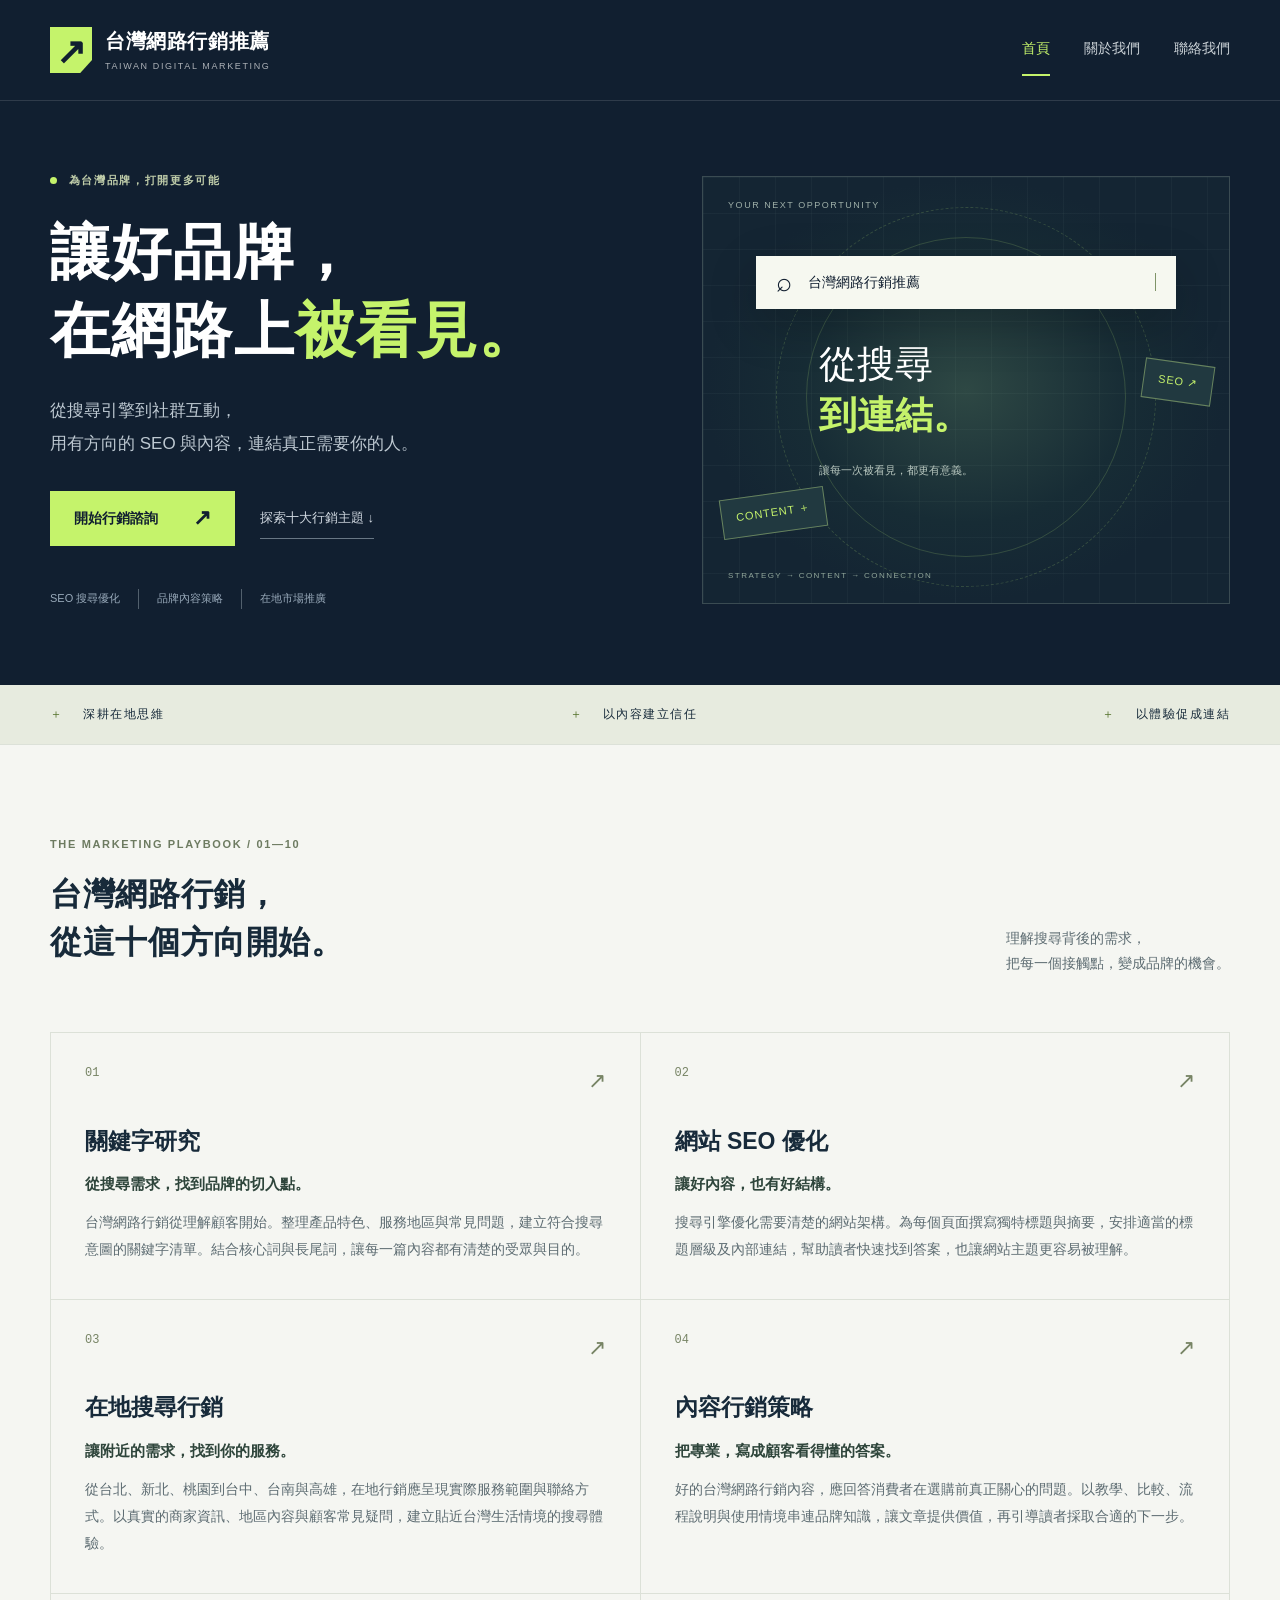
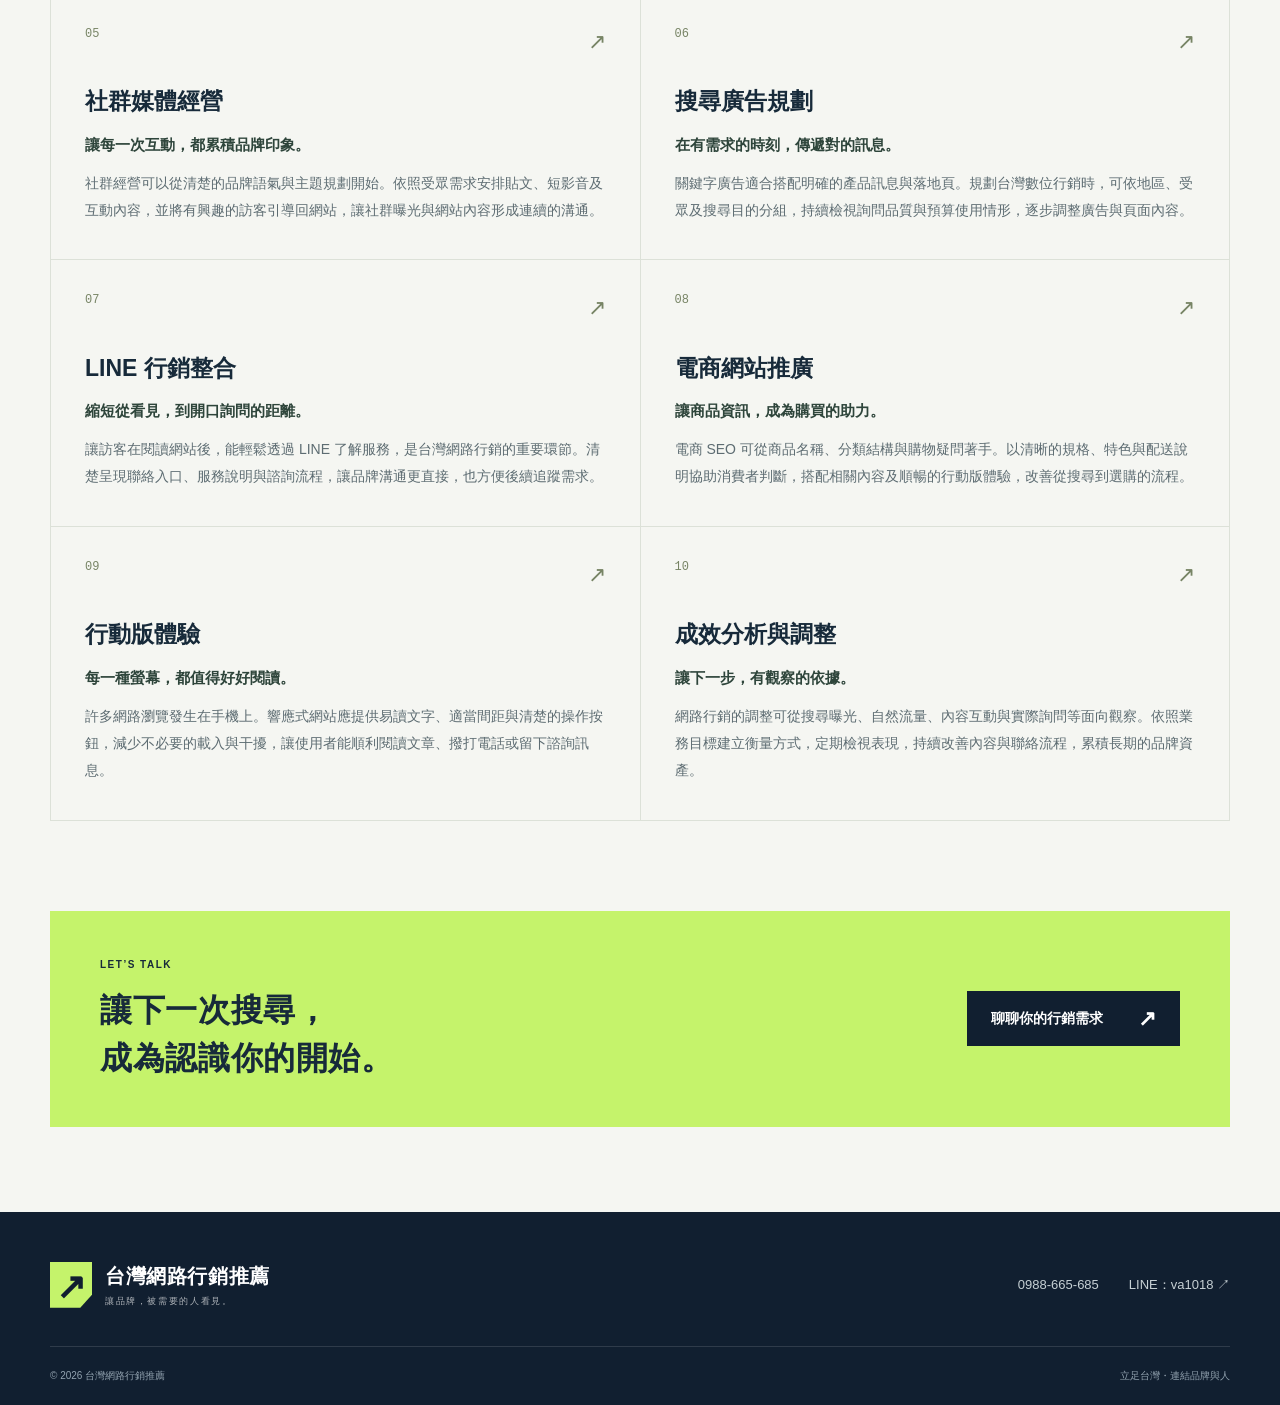
<file: index.html>
<!doctype html><html lang="zh-Hant-TW"><head><meta charset="utf-8"><meta name="viewport" content="width=device-width,initial-scale=1"><title>台灣網路行銷推薦｜SEO 優化、內容行銷與品牌推廣</title><meta name="description" content="探索台灣網路行銷的十大主題：SEO 優化、關鍵字研究、在地搜尋、社群經營、LINE 行銷與電商推廣，打造清楚的品牌溝通。"><meta name="theme-color" content="#111f30"><link rel="canonical" href="https://diamondk123.github.io/taiwan-seo-marketing/index.html"><meta property="og:locale" content="zh_TW"><meta property="og:type" content="website"><meta property="og:title" content="台灣網路行銷推薦｜SEO 優化、內容行銷與品牌推廣"><meta property="og:description" content="探索台灣網路行銷的十大主題：SEO 優化、關鍵字研究、在地搜尋、社群經營、LINE 行銷與電商推廣，打造清楚的品牌溝通。"><meta property="og:url" content="https://diamondk123.github.io/taiwan-seo-marketing/index.html"><link rel="icon" href="favicon.svg" type="image/svg+xml"><link rel="stylesheet" href="styles.css"><script type="application/ld+json">{"@context": "https://schema.org", "@type": "Organization", "name": "台灣網路行銷推薦", "url": "https://diamondk123.github.io/taiwan-seo-marketing/", "telephone": "+886988665685", "email": "veraclooney0203@gmail.com", "areaServed": "TW", "sameAs": ["https://line.me/ti/p/~va1018"]}</script></head><body><a class="skip" href="#main">跳至主要內容</a><header><div class="wrap nav"><a class="brand" href="index.html" aria-label="台灣網路行銷推薦 首頁"><span class="brand-mark" aria-hidden="true">↗</span><span>台灣網路行銷推薦<small>TAIWAN DIGITAL MARKETING</small></span></a><nav aria-label="主要導覽"><a href="index.html" aria-current="page">首頁</a><a href="about.html">關於我們</a><a href="contact.html">聯絡我們</a></nav></div></header><main id="main"><section class="hero"><div class="wrap hero-grid"><div><p class="eyebrow"><span class="dot"></span> 為台灣品牌，打開更多可能</p><h1>讓好品牌，<br>在網路上<span class="lime">被看見。</span></h1><p class="hero-desc">從搜尋引擎到社群互動，<br>用有方向的 SEO 與內容，連結真正需要你的人。</p><div class="actions"><a class="button" href="contact.html">開始行銷諮詢 <span>↗</span></a><a class="text-link" href="#topics">探索十大行銷主題 ↓</a></div><div class="hero-tags"><span>SEO 搜尋優化</span><span>品牌內容策略</span><span>在地市場推廣</span></div></div><div class="visual" aria-label="品牌從搜尋、內容到連結的策略示意"><div class="orbit orbit-a"></div><div class="orbit orbit-b"></div><span class="visual-caption">YOUR NEXT OPPORTUNITY</span><div class="search-box"><span>⌕</span> 台灣網路行銷推薦 <span class="cursor"></span></div><div class="visual-center">從搜尋<br><strong>到連結。</strong><span>讓每一次被看見，都更有意義。</span></div><span class="floating float-a">SEO ↗</span><span class="floating float-b">CONTENT ＋</span><span class="visual-bottom">STRATEGY → CONTENT → CONNECTION</span></div></div></section><div class="strip"><div class="wrap"><span>深耕在地思維</span><span>以內容建立信任</span><span>以體驗促成連結</span></div></div><section id="topics" class="wrap section"><div class="section-heading"><div><p class="eyebrow">THE MARKETING PLAYBOOK / 01—10</p><h2>台灣網路行銷，<br>從這十個方向開始。</h2></div><p>理解搜尋背後的需求，<br>把每一個接觸點，變成品牌的機會。</p></div><div class="topics"><article class="topic"><div class="topic-no">01 <span>↗</span></div><h3>關鍵字研究</h3><p class="lead">從搜尋需求，找到品牌的切入點。</p><p>台灣網路行銷從理解顧客開始。整理產品特色、服務地區與常見問題，建立符合搜尋意圖的關鍵字清單。結合核心詞與長尾詞，讓每一篇內容都有清楚的受眾與目的。</p></article><article class="topic"><div class="topic-no">02 <span>↗</span></div><h3>網站 SEO 優化</h3><p class="lead">讓好內容，也有好結構。</p><p>搜尋引擎優化需要清楚的網站架構。為每個頁面撰寫獨特標題與摘要，安排適當的標題層級及內部連結，幫助讀者快速找到答案，也讓網站主題更容易被理解。</p></article><article class="topic"><div class="topic-no">03 <span>↗</span></div><h3>在地搜尋行銷</h3><p class="lead">讓附近的需求，找到你的服務。</p><p>從台北、新北、桃園到台中、台南與高雄，在地行銷應呈現實際服務範圍與聯絡方式。以真實的商家資訊、地區內容與顧客常見疑問，建立貼近台灣生活情境的搜尋體驗。</p></article><article class="topic"><div class="topic-no">04 <span>↗</span></div><h3>內容行銷策略</h3><p class="lead">把專業，寫成顧客看得懂的答案。</p><p>好的台灣網路行銷內容，應回答消費者在選購前真正關心的問題。以教學、比較、流程說明與使用情境串連品牌知識，讓文章提供價值，再引導讀者採取合適的下一步。</p></article><article class="topic"><div class="topic-no">05 <span>↗</span></div><h3>社群媒體經營</h3><p class="lead">讓每一次互動，都累積品牌印象。</p><p>社群經營可以從清楚的品牌語氣與主題規劃開始。依照受眾需求安排貼文、短影音及互動內容，並將有興趣的訪客引導回網站，讓社群曝光與網站內容形成連續的溝通。</p></article><article class="topic"><div class="topic-no">06 <span>↗</span></div><h3>搜尋廣告規劃</h3><p class="lead">在有需求的時刻，傳遞對的訊息。</p><p>關鍵字廣告適合搭配明確的產品訊息與落地頁。規劃台灣數位行銷時，可依地區、受眾及搜尋目的分組，持續檢視詢問品質與預算使用情形，逐步調整廣告與頁面內容。</p></article><article class="topic"><div class="topic-no">07 <span>↗</span></div><h3>LINE 行銷整合</h3><p class="lead">縮短從看見，到開口詢問的距離。</p><p>讓訪客在閱讀網站後，能輕鬆透過 LINE 了解服務，是台灣網路行銷的重要環節。清楚呈現聯絡入口、服務說明與諮詢流程，讓品牌溝通更直接，也方便後續追蹤需求。</p></article><article class="topic"><div class="topic-no">08 <span>↗</span></div><h3>電商網站推廣</h3><p class="lead">讓商品資訊，成為購買的助力。</p><p>電商 SEO 可從商品名稱、分類結構與購物疑問著手。以清晰的規格、特色與配送說明協助消費者判斷，搭配相關內容及順暢的行動版體驗，改善從搜尋到選購的流程。</p></article><article class="topic"><div class="topic-no">09 <span>↗</span></div><h3>行動版體驗</h3><p class="lead">每一種螢幕，都值得好好閱讀。</p><p>許多網路瀏覽發生在手機上。響應式網站應提供易讀文字、適當間距與清楚的操作按鈕，減少不必要的載入與干擾，讓使用者能順利閱讀文章、撥打電話或留下諮詢訊息。</p></article><article class="topic"><div class="topic-no">10 <span>↗</span></div><h3>成效分析與調整</h3><p class="lead">讓下一步，有觀察的依據。</p><p>網路行銷的調整可從搜尋曝光、自然流量、內容互動與實際詢問等面向觀察。依照業務目標建立衡量方式，定期檢視表現，持續改善內容與聯絡流程，累積長期的品牌資產。</p></article></div></section><section class="wrap cta"><div><p class="eyebrow">LET’S TALK</p><h2>讓下一次搜尋，<br>成為認識你的開始。</h2></div><a class="button dark" href="contact.html">聊聊你的行銷需求 <span>↗</span></a></section></main><footer><div class="wrap foot"><a class="brand" href="index.html"><span class="brand-mark" aria-hidden="true">↗</span><span>台灣網路行銷推薦<small>讓品牌，被需要的人看見。</small></span></a><div><a href="tel:+886988665685">0988-665-685</a><a href="https://line.me/ti/p/~va1018" target="_blank" rel="noopener noreferrer">LINE：va1018 ↗</a></div></div><div class="wrap copyright">© 2026 台灣網路行銷推薦 <span>立足台灣・連結品牌與人</span></div></footer><script src="script.js" defer></script></body></html>
</file>
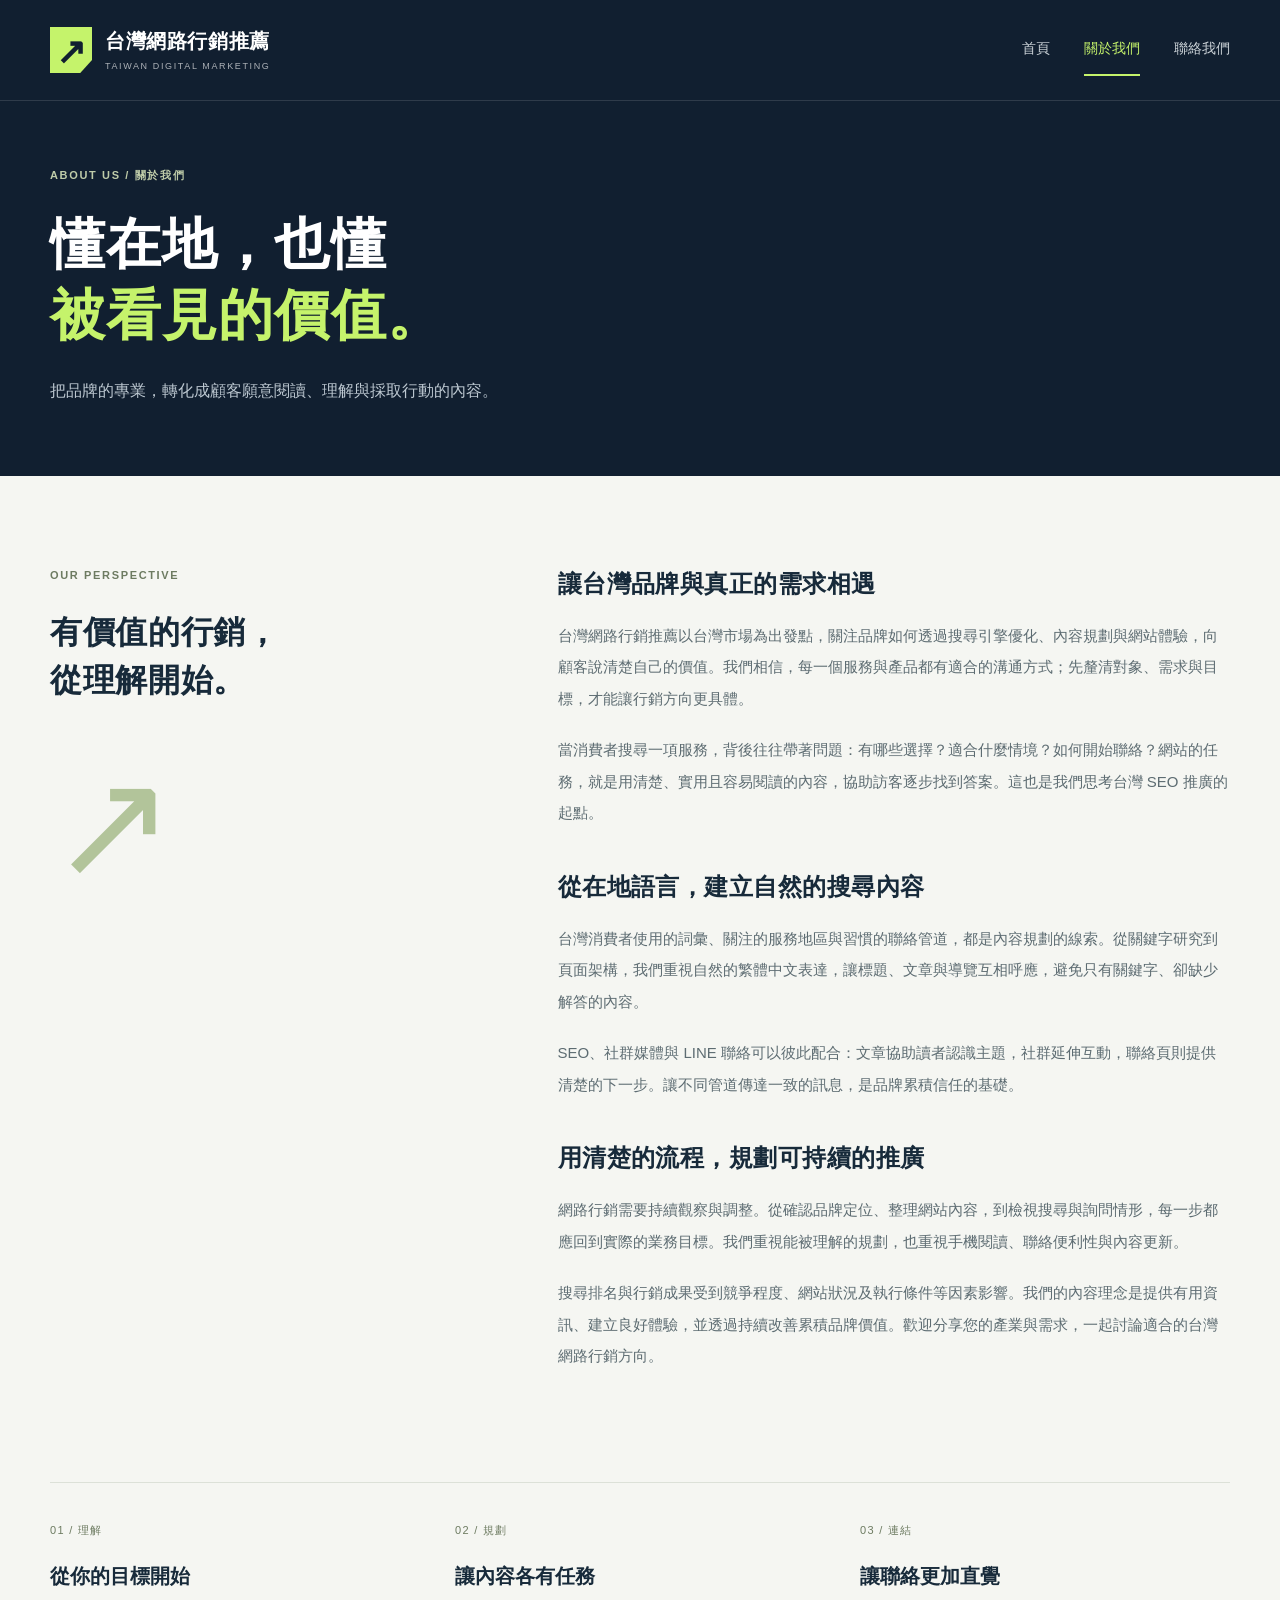
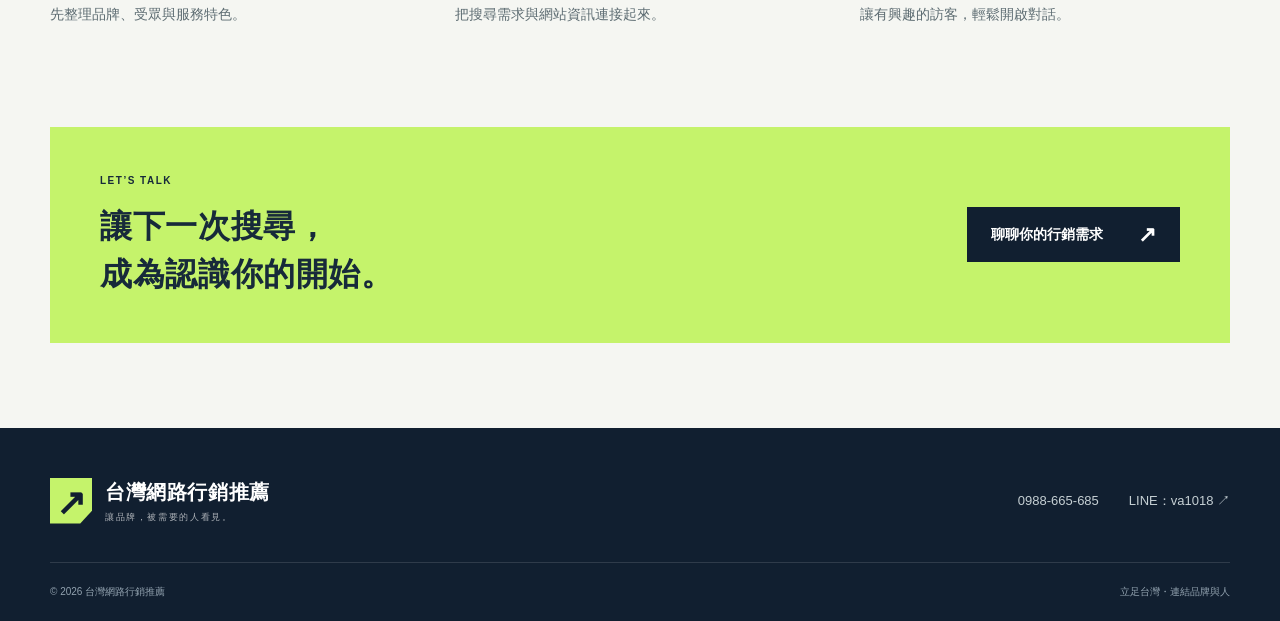
<file: about.html>
<!doctype html><html lang="zh-Hant-TW"><head><meta charset="utf-8"><meta name="viewport" content="width=device-width,initial-scale=1"><title>關於我們｜台灣網路行銷推薦的 SEO 與品牌內容理念</title><meta name="description" content="認識台灣網路行銷推薦：以在地市場理解、實用內容與清楚的網站體驗，規劃 SEO 搜尋優化及品牌網路推廣方向。"><meta name="theme-color" content="#111f30"><link rel="canonical" href="https://diamondk123.github.io/taiwan-seo-marketing/about.html"><meta property="og:locale" content="zh_TW"><meta property="og:type" content="website"><meta property="og:title" content="關於我們｜台灣網路行銷推薦的 SEO 與品牌內容理念"><meta property="og:description" content="認識台灣網路行銷推薦：以在地市場理解、實用內容與清楚的網站體驗，規劃 SEO 搜尋優化及品牌網路推廣方向。"><meta property="og:url" content="https://diamondk123.github.io/taiwan-seo-marketing/about.html"><link rel="icon" href="favicon.svg" type="image/svg+xml"><link rel="stylesheet" href="styles.css"><script type="application/ld+json">{"@context": "https://schema.org", "@type": "Organization", "name": "台灣網路行銷推薦", "url": "https://diamondk123.github.io/taiwan-seo-marketing/", "telephone": "+886988665685", "email": "veraclooney0203@gmail.com", "areaServed": "TW", "sameAs": ["https://line.me/ti/p/~va1018"]}</script></head><body><a class="skip" href="#main">跳至主要內容</a><header><div class="wrap nav"><a class="brand" href="index.html" aria-label="台灣網路行銷推薦 首頁"><span class="brand-mark" aria-hidden="true">↗</span><span>台灣網路行銷推薦<small>TAIWAN DIGITAL MARKETING</small></span></a><nav aria-label="主要導覽"><a href="index.html">首頁</a><a href="about.html" aria-current="page">關於我們</a><a href="contact.html">聯絡我們</a></nav></div></header><main id="main"><section class="page-hero"><div class="wrap"><p class="eyebrow">ABOUT US / 關於我們</p><h1>懂在地，也懂<br><span class="lime">被看見的價值。</span></h1><p>把品牌的專業，轉化成顧客願意閱讀、理解與採取行動的內容。</p></div></section><section class="wrap section about-grid"><aside><p class="eyebrow">OUR PERSPECTIVE</p><h2>有價值的行銷，<br>從理解開始。</h2><div class="about-symbol" aria-hidden="true">↗</div></aside><article class="prose"><h2>讓台灣品牌與真正的需求相遇</h2><p>台灣網路行銷推薦以台灣市場為出發點，關注品牌如何透過搜尋引擎優化、內容規劃與網站體驗，向顧客說清楚自己的價值。我們相信，每一個服務與產品都有適合的溝通方式；先釐清對象、需求與目標，才能讓行銷方向更具體。</p><p>當消費者搜尋一項服務，背後往往帶著問題：有哪些選擇？適合什麼情境？如何開始聯絡？網站的任務，就是用清楚、實用且容易閱讀的內容，協助訪客逐步找到答案。這也是我們思考台灣 SEO 推廣的起點。</p><h2>從在地語言，建立自然的搜尋內容</h2><p>台灣消費者使用的詞彙、關注的服務地區與習慣的聯絡管道，都是內容規劃的線索。從關鍵字研究到頁面架構，我們重視自然的繁體中文表達，讓標題、文章與導覽互相呼應，避免只有關鍵字、卻缺少解答的內容。</p><p>SEO、社群媒體與 LINE 聯絡可以彼此配合：文章協助讀者認識主題，社群延伸互動，聯絡頁則提供清楚的下一步。讓不同管道傳達一致的訊息，是品牌累積信任的基礎。</p><h2>用清楚的流程，規劃可持續的推廣</h2><p>網路行銷需要持續觀察與調整。從確認品牌定位、整理網站內容，到檢視搜尋與詢問情形，每一步都應回到實際的業務目標。我們重視能被理解的規劃，也重視手機閱讀、聯絡便利性與內容更新。</p><p>搜尋排名與行銷成果受到競爭程度、網站狀況及執行條件等因素影響。我們的內容理念是提供有用資訊、建立良好體驗，並透過持續改善累積品牌價值。歡迎分享您的產業與需求，一起討論適合的台灣網路行銷方向。</p></article></section><section class="wrap principles"><div><span>01 / 理解</span><h3>從你的目標開始</h3><p>先整理品牌、受眾與服務特色。</p></div><div><span>02 / 規劃</span><h3>讓內容各有任務</h3><p>把搜尋需求與網站資訊連接起來。</p></div><div><span>03 / 連結</span><h3>讓聯絡更加直覺</h3><p>讓有興趣的訪客，輕鬆開啟對話。</p></div></section><section class="wrap cta"><div><p class="eyebrow">LET’S TALK</p><h2>讓下一次搜尋，<br>成為認識你的開始。</h2></div><a class="button dark" href="contact.html">聊聊你的行銷需求 <span>↗</span></a></section></main><footer><div class="wrap foot"><a class="brand" href="index.html"><span class="brand-mark" aria-hidden="true">↗</span><span>台灣網路行銷推薦<small>讓品牌，被需要的人看見。</small></span></a><div><a href="tel:+886988665685">0988-665-685</a><a href="https://line.me/ti/p/~va1018" target="_blank" rel="noopener noreferrer">LINE：va1018 ↗</a></div></div><div class="wrap copyright">© 2026 台灣網路行銷推薦 <span>立足台灣・連結品牌與人</span></div></footer><script src="script.js" defer></script></body></html>
</file>
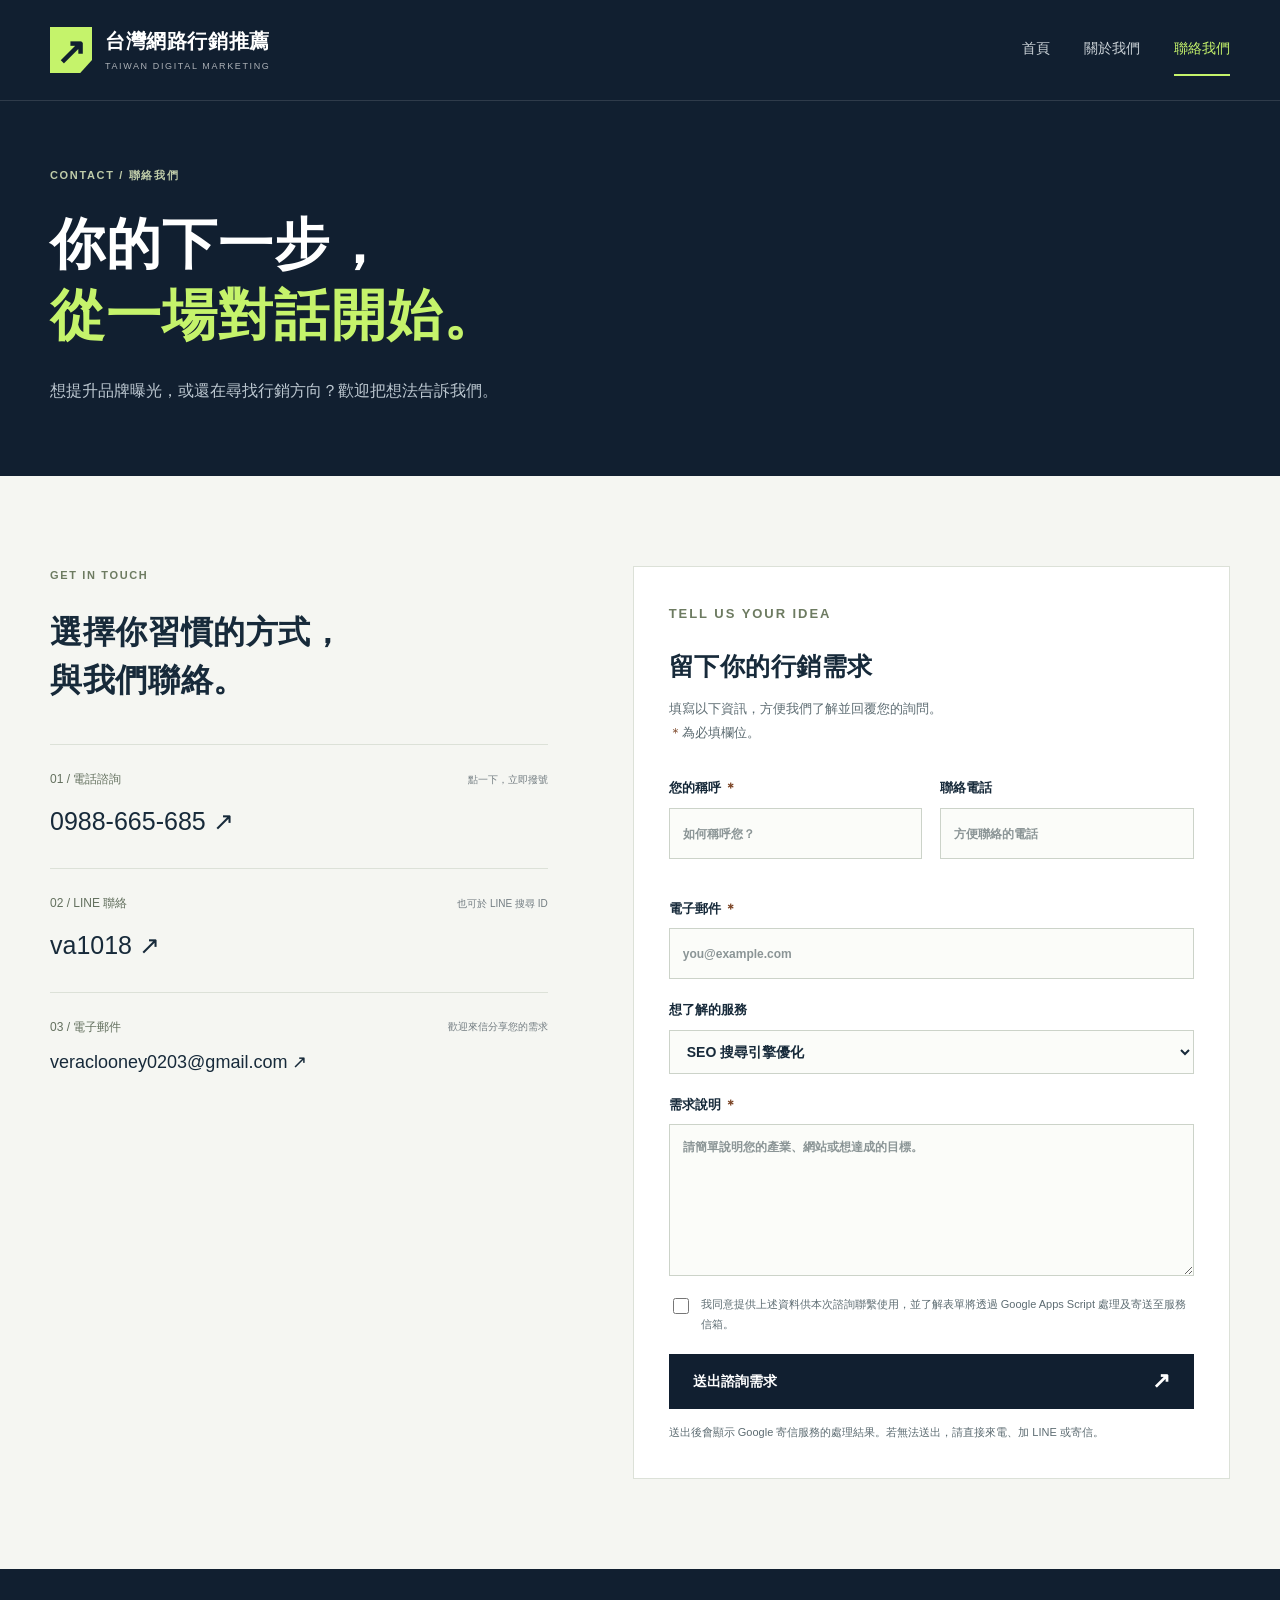
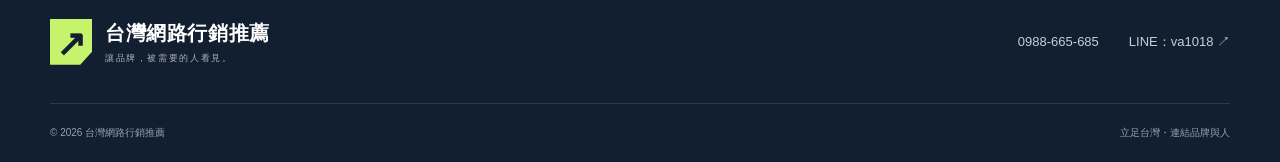
<file: contact.html>
<!doctype html><html lang="zh-Hant-TW"><head><meta charset="utf-8"><meta name="viewport" content="width=device-width,initial-scale=1"><title>聯絡我們｜台灣網路行銷推薦・SEO 推廣諮詢</title><meta name="description" content="台灣網路行銷與 SEO 推廣諮詢：電話 0988665685、LINE va1018，或填寫聯絡表單寄至 veraclooney0203@gmail.com。"><meta name="theme-color" content="#111f30"><link rel="canonical" href="https://diamondk123.github.io/taiwan-seo-marketing/contact.html"><meta property="og:locale" content="zh_TW"><meta property="og:type" content="website"><meta property="og:title" content="聯絡我們｜台灣網路行銷推薦・SEO 推廣諮詢"><meta property="og:description" content="台灣網路行銷與 SEO 推廣諮詢：電話 0988665685、LINE va1018，或填寫聯絡表單寄至 veraclooney0203@gmail.com。"><meta property="og:url" content="https://diamondk123.github.io/taiwan-seo-marketing/contact.html"><link rel="icon" href="favicon.svg" type="image/svg+xml"><link rel="stylesheet" href="styles.css"><script type="application/ld+json">{"@context": "https://schema.org", "@type": "Organization", "name": "台灣網路行銷推薦", "url": "https://diamondk123.github.io/taiwan-seo-marketing/", "telephone": "+886988665685", "email": "veraclooney0203@gmail.com", "areaServed": "TW", "sameAs": ["https://line.me/ti/p/~va1018"]}</script></head><body><a class="skip" href="#main">跳至主要內容</a><header><div class="wrap nav"><a class="brand" href="index.html" aria-label="台灣網路行銷推薦 首頁"><span class="brand-mark" aria-hidden="true">↗</span><span>台灣網路行銷推薦<small>TAIWAN DIGITAL MARKETING</small></span></a><nav aria-label="主要導覽"><a href="index.html">首頁</a><a href="about.html">關於我們</a><a href="contact.html" aria-current="page">聯絡我們</a></nav></div></header><main id="main"><section class="page-hero"><div class="wrap"><p class="eyebrow">CONTACT / 聯絡我們</p><h1>你的下一步，<br><span class="lime">從一場對話開始。</span></h1><p>想提升品牌曝光，或還在尋找行銷方向？歡迎把想法告訴我們。</p></div></section><section class="wrap section contact-grid"><div><p class="eyebrow">GET IN TOUCH</p><h2>選擇你習慣的方式，<br>與我們聯絡。</h2><div class="contact-list"><a href="tel:+886988665685"><span>01 / 電話諮詢<small>點一下，立即撥號</small></span><strong>0988-665-685 ↗</strong></a><a href="https://line.me/ti/p/~va1018" target="_blank" rel="noopener noreferrer"><span>02 / LINE 聯絡<small>也可於 LINE 搜尋 ID</small></span><strong>va1018 ↗</strong></a><a href="mailto:veraclooney0203@gmail.com"><span>03 / 電子郵件<small>歡迎來信分享您的需求</small></span><strong class="email">veraclooney0203@gmail.com ↗</strong></a></div></div><div class="form-card"><p class="eyebrow">TELL US YOUR IDEA</p><h2>留下你的行銷需求</h2><p>填寫以下資訊，方便我們了解並回覆您的詢問。<br><span class="required">＊</span>為必填欄位。</p><form action="https://script.google.com/macros/s/AKfycbxfhm-GJz-_HPyhNJz6c4V3MobdqGiOYXMQAt5oaVbCxojHnzveGJbK7V6gPrsLB3XbJA/exec" method="POST"><div class="honeypot" aria-hidden="true"><label>請勿填寫此欄<input type="text" name="_honey" tabindex="-1" autocomplete="off"></label></div><div class="form-row"><label for="name">您的稱呼 <span class="required">＊</span><input id="name" name="name" autocomplete="name" maxlength="80" required placeholder="如何稱呼您？"></label><label for="phone">聯絡電話<input id="phone" name="phone" type="tel" autocomplete="tel" maxlength="40" placeholder="方便聯絡的電話"></label></div><label for="email">電子郵件 <span class="required">＊</span><input id="email" name="email" type="email" autocomplete="email" maxlength="254" required placeholder="you@example.com"></label><label for="service">想了解的服務<select id="service" name="service"><option>SEO 搜尋引擎優化</option><option>內容行銷與品牌推廣</option><option>社群與 LINE 行銷</option><option>電商網站推廣</option><option>整體網路行銷規劃</option><option>其他需求</option></select></label><label for="message">需求說明 <span class="required">＊</span><textarea id="message" name="message" rows="5" maxlength="5000" required placeholder="請簡單說明您的產業、網站或想達成的目標。"></textarea></label><label class="consent"><input type="checkbox" name="consent" value="同意就本次詢問聯繫" required><span>我同意提供上述資料供本次諮詢聯繫使用，並了解表單將透過 Google Apps Script 處理及寄送至服務信箱。</span></label><button class="button dark submit" type="submit">送出諮詢需求 <span>↗</span></button><p class="form-note">送出後會顯示 Google 寄信服務的處理結果。若無法送出，請直接來電、加 LINE 或寄信。</p></form></div></section></main><footer><div class="wrap foot"><a class="brand" href="index.html"><span class="brand-mark" aria-hidden="true">↗</span><span>台灣網路行銷推薦<small>讓品牌，被需要的人看見。</small></span></a><div><a href="tel:+886988665685">0988-665-685</a><a href="https://line.me/ti/p/~va1018" target="_blank" rel="noopener noreferrer">LINE：va1018 ↗</a></div></div><div class="wrap copyright">© 2026 台灣網路行銷推薦 <span>立足台灣・連結品牌與人</span></div></footer><script src="script.js" defer></script></body></html>
</file>
<file: styles.css>
@charset "UTF-8";:root{--navy:#111f30;--lime:#c5f36b;--ink:#172a3a;--muted:#5d6c72;--paper:#f5f6f2;--line:#dce1d8}*{box-sizing:border-box}html{scroll-behavior:smooth;scroll-padding-top:105px}body{margin:0;background:var(--paper);color:var(--ink);font-family:"Noto Sans TC","Microsoft JhengHei",sans-serif;line-height:1.8}a{color:inherit;text-decoration:none}a,button,input,textarea,select{-webkit-tap-highlight-color:transparent}a:focus-visible,button:focus-visible,input:focus-visible,textarea:focus-visible,select:focus-visible{outline:3px solid #589724;outline-offset:5px}.wrap{width:min(1180px,calc(100% - 80px));margin:auto}header{background:var(--navy);color:white;border-bottom:1px solid #ffffff20}.nav{min-height:100px;display:flex;align-items:center;justify-content:space-between;gap:25px}.brand{display:flex;align-items:center;gap:13px;font-size:20px;font-weight:800;letter-spacing:.03em;line-height:1.4}.brand small{display:block;font-size:9px;letter-spacing:.18em;font-weight:400;opacity:.65;margin-top:5px}.brand-mark{width:42px;height:46px;background:var(--lime);color:var(--navy);display:grid;place-items:center;font-size:36px;clip-path:polygon(0 0,100% 0,100% 72%,72% 100%,0 100%)}nav{display:flex;gap:34px;font-size:14px}nav a{padding:12px 0;color:#ccd3d8}nav a[aria-current]{color:var(--lime);border-bottom:2px solid var(--lime)}nav a:hover{color:white}.hero{background:var(--navy);color:white;padding:70px 0 76px;overflow:hidden}.hero-grid{display:grid;grid-template-columns:1.15fr 1fr;align-items:center;gap:45px}.eyebrow{font-size:11px;letter-spacing:.15em;font-weight:700;margin:0 0 23px}.hero .eyebrow,.page-hero .eyebrow{color:#bfcca9}.dot{display:inline-block;width:7px;height:7px;border-radius:50%;background:var(--lime);margin-right:7px}h1{font-size:clamp(42px,4.7vw,66px);line-height:1.3;letter-spacing:.02em;margin:0 0 25px;font-weight:800}.lime{color:var(--lime)}.hero-desc{color:#bdc8d1;font-size:17px;line-height:1.9;margin:0 0 31px}.actions{display:flex;align-items:center;gap:25px;flex-wrap:wrap}.button{background:var(--lime);color:var(--navy);display:inline-flex;justify-content:space-between;align-items:center;gap:35px;padding:15px 24px;border:0;font-family:inherit;font-size:14px;font-weight:700;line-height:1.8;cursor:pointer;transition:transform .2s,background .2s}.button:hover{transform:translateY(-3px);background:#d7ff8e}.button span{font-size:22px;line-height:1}.text-link{font-size:13px;color:#d1d9e1;border-bottom:1px solid #687784;padding:8px 0}.hero-tags{display:flex;gap:18px;font-size:11px;color:#99aaba;margin-top:43px}.hero-tags span+span{border-left:1px solid #52606d;padding-left:18px}.visual{height:428px;position:relative;background:radial-gradient(ellipse at center,#2e4844 0%,#172c35 44%,#142533 70%);border:1px solid #3a4b52;overflow:hidden}.visual:before{content:"";position:absolute;inset:0;background-image:linear-gradient(#a7c1b10c 1px,transparent 1px),linear-gradient(90deg,#a7c1b10c 1px,transparent 1px);background-size:36px 36px}.visual-caption{position:absolute;left:25px;top:20px;font-size:9px;letter-spacing:.17em;color:#9eafa8}.search-box{position:absolute;top:79px;left:10%;width:80%;background:#f6f8f0;color:var(--navy);padding:13px 20px;font-size:14px;box-shadow:0 15px 50px #0003;display:flex;gap:16px;align-items:center}.search-box>span:first-child{font-size:27px;line-height:1}.cursor{margin-left:auto;border-left:1px solid #7f9468;height:18px}.visual-center{position:absolute;top:162px;left:22%;font-size:38px;line-height:1.35}.visual-center strong{color:var(--lime);font-weight:800}.visual-center>span{font-size:11px;color:#b7c6be;display:block;line-height:2;margin-top:18px}.orbit{position:absolute;border:1px solid #b5e47830;border-radius:50%;width:320px;height:320px;left:calc(50% - 160px);top:60px}.orbit-b{width:380px;height:380px;left:calc(50% - 190px);top:30px;border-style:dashed;transform:rotate(24deg)}.floating{position:absolute;background:#213940;border:1px solid #67835e;color:var(--lime);font-size:11px;letter-spacing:.08em;padding:9px 14px}.float-a{right:16px;top:185px;transform:rotate(8deg)}.float-b{left:18px;bottom:70px;transform:rotate(-8deg)}.visual-bottom{position:absolute;bottom:20px;left:25px;font-size:8px;letter-spacing:.18em;color:#91a69a}.strip{background:#e7ebdf;border-bottom:1px solid var(--line)}.strip>div{display:flex;justify-content:space-between;padding:19px 0;font-size:12px;letter-spacing:.12em}.strip span:before{content:"＋";color:#56732d;margin-right:20px}.section{padding-top:90px;padding-bottom:90px}.section-heading{display:flex;justify-content:space-between;align-items:end;gap:40px;margin-bottom:42px}h2{font-size:32px;line-height:1.5;letter-spacing:.02em;margin:0 0 24px}p{margin-top:0}.section-heading .eyebrow{color:#6d7b61;margin-bottom:15px}.section-heading p:last-child{font-size:14px;color:var(--muted)}.topics{display:grid;grid-template-columns:repeat(2,1fr);border-top:1px solid var(--line);border-left:1px solid var(--line)}.topic{padding:30px 34px 35px;border-right:1px solid var(--line);border-bottom:1px solid var(--line);transition:background .2s}.topic:hover{background:#edf1e6}.topic-no{display:flex;justify-content:space-between;font-size:12px;color:#778465;margin-bottom:18px;font-family:monospace}.topic-no span{font-size:22px}.topic h3{font-size:23px;margin:0 0 8px}.topic .lead{font-size:15px;font-weight:600;color:#2e453b;margin-bottom:12px}.topic p:last-child{font-size:14px;color:var(--muted);margin:0;line-height:1.95}.cta{background:var(--lime);padding:45px 50px;margin-bottom:85px;display:flex;justify-content:space-between;align-items:center;gap:25px}.cta .eyebrow{font-size:10px;margin-bottom:12px}.cta h2{margin:0}.dark{background:var(--navy);color:white}.dark:hover{background:#2a4052}footer{background:var(--navy);color:white;padding:50px 0 20px}.foot{display:flex;justify-content:space-between;gap:30px;align-items:center;padding-bottom:38px}.foot>div{display:flex;gap:30px;font-size:13px;color:#c6d0d4}.copyright{border-top:1px solid #ffffff20;padding-top:20px;font-size:10px;color:#92a2af;display:flex;justify-content:space-between}.page-hero{background:var(--navy);color:white;padding:65px 0 70px}.page-hero h1{font-size:55px}.page-hero p:last-child{font-size:16px;color:#bdc8d1;max-width:580px;margin-bottom:0}.about-grid{display:grid;grid-template-columns:1fr 1.65fr;gap:100px}.about-grid aside .eyebrow{color:#6d7b61}.about-symbol{font-size:150px;color:#b2c49a;line-height:1.3}.prose h2{font-size:24px;margin:40px 0 18px}.prose h2:first-child{margin-top:0}.prose p{color:var(--muted);font-size:15px;line-height:2.1;margin-bottom:20px}.principles{display:grid;grid-template-columns:repeat(3,1fr);border-top:1px solid var(--line);padding-top:32px;margin-bottom:85px;gap:35px}.principles span{font-size:11px;color:#6d7b61;letter-spacing:.12em}.principles h3{font-size:20px;margin:15px 0 8px}.principles p{font-size:14px;color:var(--muted)}.contact-grid{display:grid;grid-template-columns:1fr 1.2fr;gap:85px}.contact-grid>div>.eyebrow{color:#6d7b61}.contact-list{margin-top:40px}.contact-list>a{display:block;border-top:1px solid var(--line);padding:24px 0}.contact-list span{font-size:12px;display:flex;justify-content:space-between;gap:10px;align-items:center;color:#63705e}.contact-list small{font-size:10px;color:#737d82}.contact-list strong{display:block;font-size:25px;margin-top:8px;font-weight:500}.contact-list .email{font-size:18px;overflow-wrap:anywhere}.form-card{background:white;border:1px solid var(--line);padding:35px}.form-card h2{font-size:25px;margin-bottom:12px}.form-card>p{font-size:13px;color:var(--muted)}.form-row{display:grid;grid-template-columns:1fr 1fr;gap:18px}label{display:block;font-size:13px;font-weight:600;margin:19px 0}input,select,textarea{display:block;width:100%;padding:12px 13px;border:1px solid #ccd3c9;background:#fbfcf9;border-radius:0;color:var(--ink);font:inherit;font-size:14px;margin-top:8px}textarea{resize:vertical}input::placeholder,textarea::placeholder{color:#8b9596;font-size:12px}.required{color:#7b4425}.consent{display:flex;align-items:flex-start;gap:9px;font-weight:400;font-size:11px;color:var(--muted)}.consent input{width:16px;height:16px;flex:none;margin-top:3px;accent-color:var(--navy)}.submit{width:100%;font-size:14px}.form-note{font-size:11px;color:var(--muted);margin-top:14px;margin-bottom:0}.honeypot{position:absolute;left:-9999px}.skip{position:absolute;top:-100px;left:10px;background:white;padding:10px;z-index:100}.skip:focus{top:10px}@media(max-width:900px){.wrap{width:calc(100% - 44px)}.hero-grid{gap:25px;grid-template-columns:1.1fr 1fr}.visual{height:390px}.hero-tags{gap:8px;font-size:9px}.hero-tags span+span{padding-left:8px}.actions{gap:15px}.brand{font-size:17px}nav{gap:20px}.contact-grid,.about-grid{gap:35px}.contact-list strong{font-size:23px}.contact-list span{display:block}.contact-list small{display:block}.form-card{padding:25px}.foot>div{flex-direction:column;gap:8px}}@media(max-width:650px){.wrap{width:calc(100% - 36px)}.nav{min-height:112px;display:block;padding:20px 0 10px}.brand{font-size:17px}.brand-mark{height:36px;width:34px;font-size:29px}.brand small{font-size:8px}nav{margin-top:14px;justify-content:space-between;gap:16px;font-size:12px}nav a{padding:5px 0}.hero{padding:40px 0}.hero-grid{grid-template-columns:1fr;gap:35px}h1{font-size:44px}.hero-desc{font-size:15px}.hero-tags{margin-top:28px;gap:15px;font-size:10px}.hero-tags span+span{padding-left:15px}.visual{height:365px}.visual-center{top:152px;left:25%}.float-a{top:180px}.float-b{bottom:45px}.strip>div{font-size:9px;letter-spacing:0;gap:12px}.strip span:before{margin-right:4px}.section{padding:55px 0}.section-heading{display:block;margin-bottom:25px}h2{font-size:27px}.section-heading p:last-child{font-size:13px}.topics{grid-template-columns:1fr}.topic{padding:25px}.topic h3{font-size:22px}.cta{padding:30px;display:block;margin-bottom:50px}.cta .button{margin-top:27px}.foot{display:block}.foot>div{margin-top:25px}.copyright{display:block;font-size:9px}.copyright span{display:block;margin-top:5px}.page-hero{padding:40px 0 48px}.page-hero h1{font-size:40px}.page-hero p:last-child{font-size:14px}.about-grid,.contact-grid{grid-template-columns:1fr;gap:30px}.about-symbol{display:none}.prose h2{font-size:22px}.principles{grid-template-columns:1fr;gap:15px;margin-bottom:45px}.form-row{grid-template-columns:1fr;gap:0}.form-card{padding:24px}.contact-list .email{font-size:18px}.contact-list span{display:flex}.contact-list{margin-top:25px}}@media(prefers-reduced-motion:reduce){html{scroll-behavior:auto}*{transition:none!important}}
</file>
